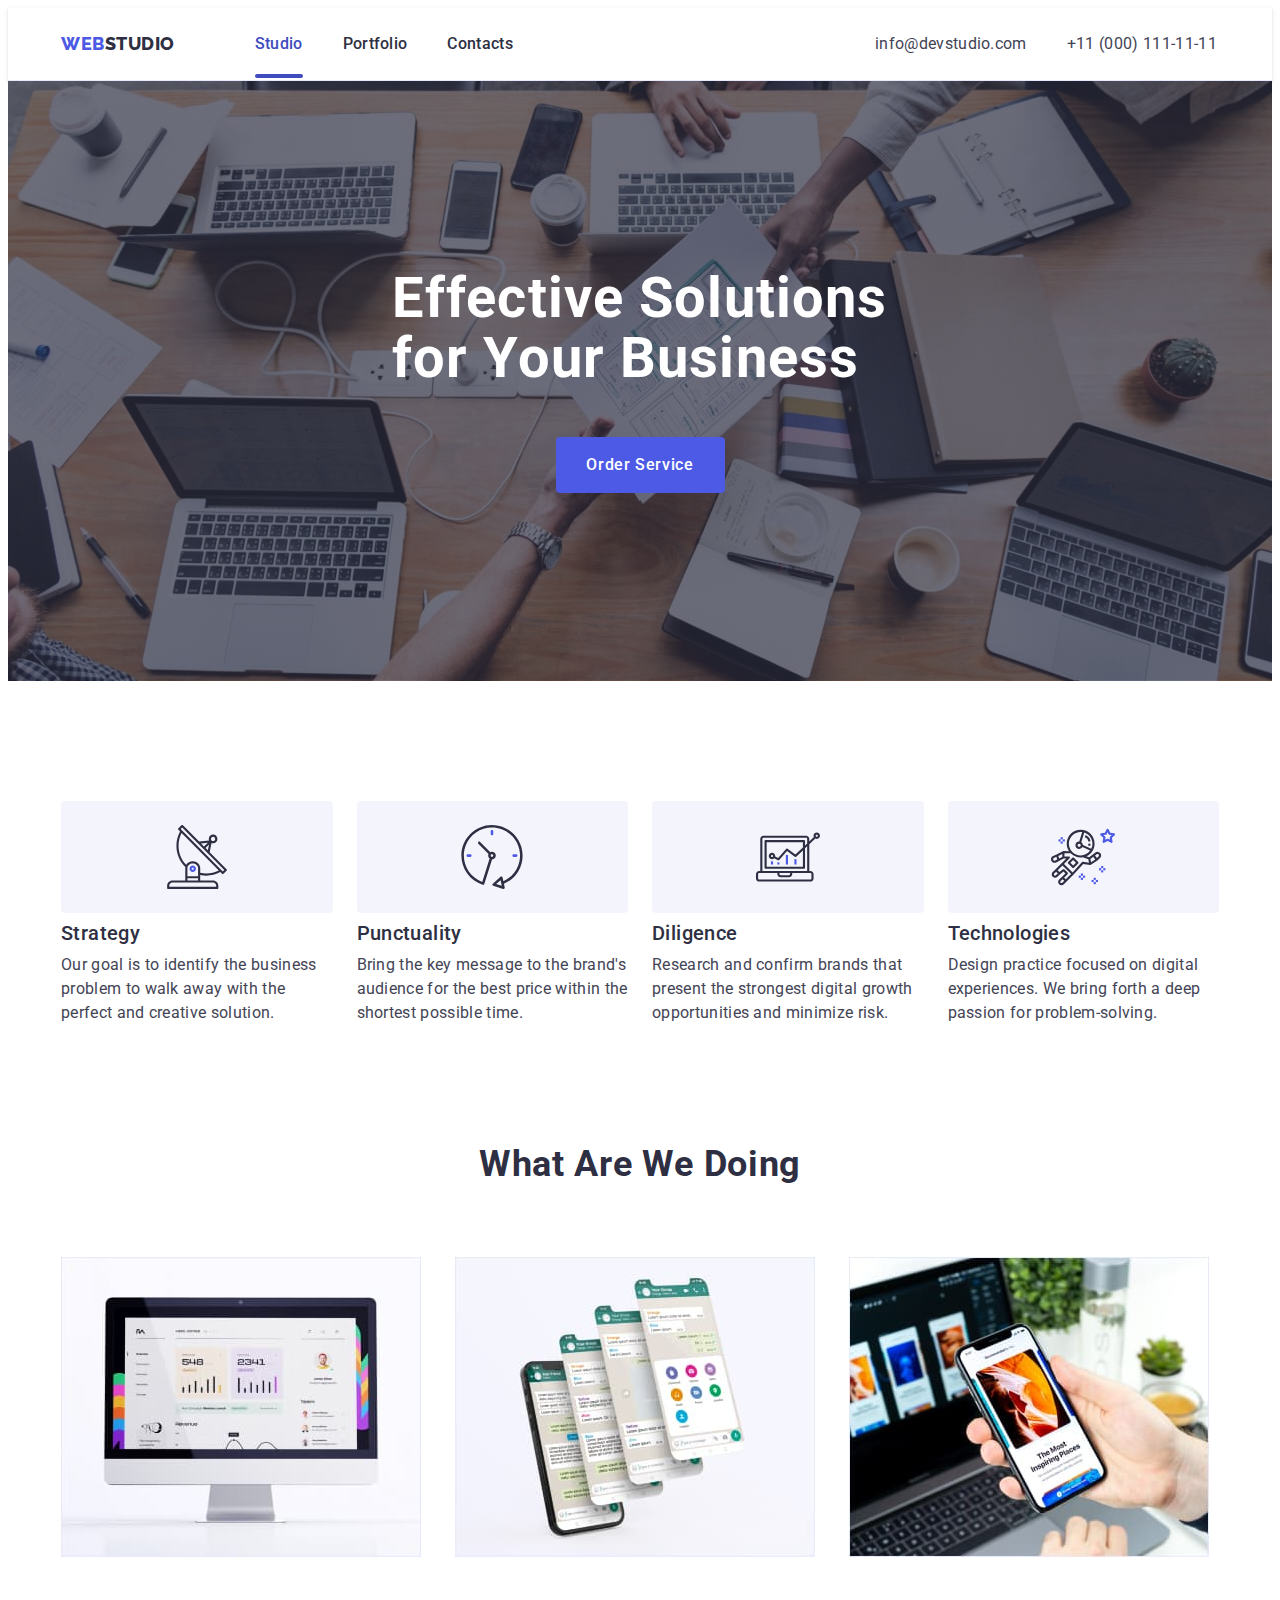
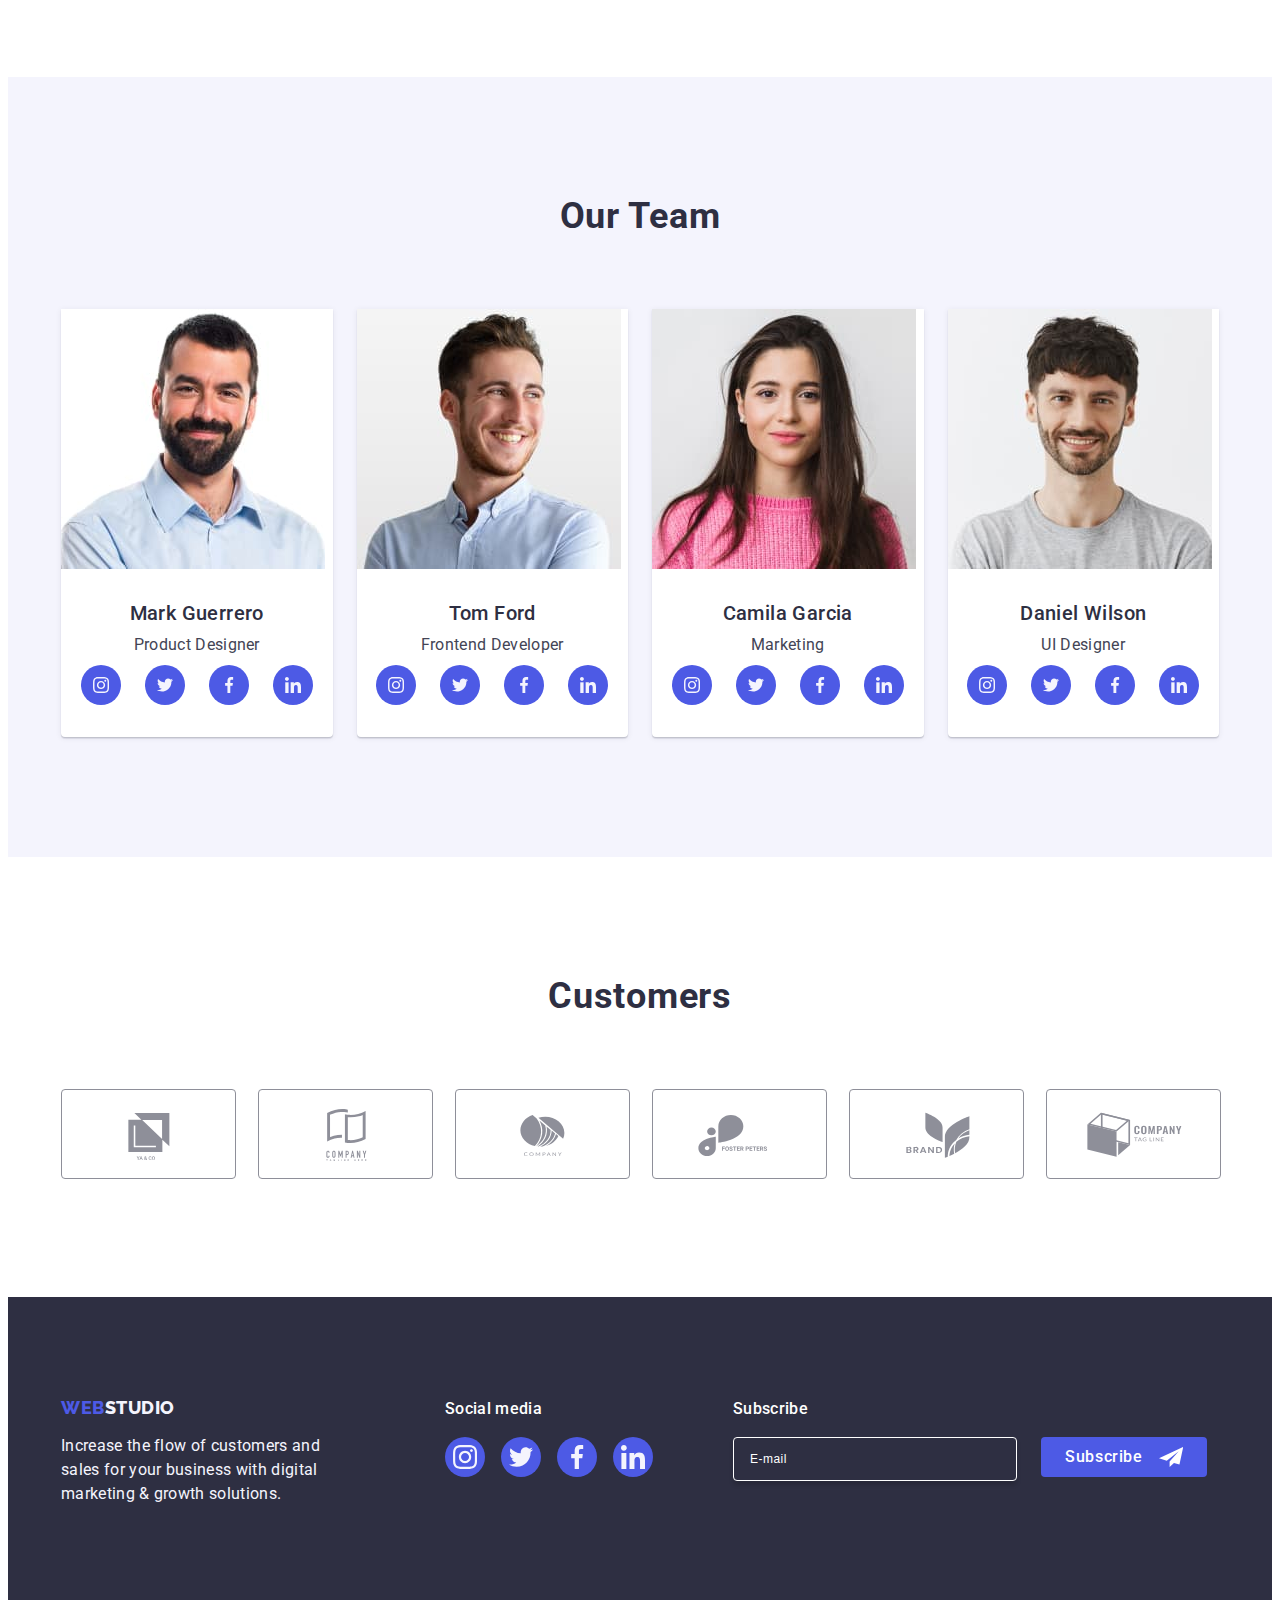
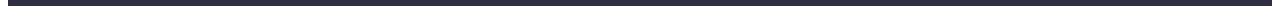
<file: index.html>
<!DOCTYPE html>

<html lang="en">
  <head>
    <meta charset="UTF-8" />
    <meta name="viewport" content="width=device-width, initial-scale=1.0" />
    <title>WebStudio - Main</title>
    <link rel="preconnect" href="https://fonts.googleapis.com" />
    <link rel="preconnect" href="https://fonts.gstatic.com" crossorigin />
    <link
      href="https://fonts.googleapis.com/css2?family=Raleway:wght@800&family=Roboto:wght@400;500;700;900&display=swap"
      rel="stylesheet"
    />
    <link
      rel="stylesheet"
      href="https://cdnjs.cloudflare.com/ajax/libs/modern-normalize/2.0.0/modern-normalize.min.css"
      integrity="sha512-4xo8blKMVCiXpTaLzQSLSw3KFOVPWhm/TRtuPVc4WG6kUgjH6J03IBuG7JZPkcWMxJ5huwaBpOpnwYElP/m6wg=="
      crossorigin="anonymous"
      referrerpolicy="no-referrer"
    />
    <link rel="stylesheet" href="./css/styles.css" />
  </head>
  <body>
    <!-- HEADER -->
    <header class="page-header">
      <div class="container page-header-container">
        <nav class="page-navigation">
          <a class="logo-header link" href="./index.html">
            Web<span class="logo-header-second">Studio</span>
          </a>
          <ul class="menu list">
            <li class="menu-item">
              <a class="menu-link-first current link" href="./index.html"
                >Studio</a
              >
            </li>
            <li class="menu-item">
              <a class="menu-link-second link" href="./portfolio.html"
                >Portfolio</a
              >
            </li>
            <li class="menu-item">
              <a class="menu-link-third link" href="#">Contacts</a>
            </li>
          </ul>
        </nav>
        <address class="page-contacts">
          <ul class="contacts list">
            <li class="contacts-item">
              <a class="contacts-link link" href="mailto:info@devstudio.com"
                >info@devstudio.com</a
              >
            </li>
            <li>
              <a class="contacts-link link" href="tel:+110001111111"
                >+11 (000) 111-11-11</a
              >
            </li>
          </ul>
        </address>
      </div>
    </header>
    <main class="page-main">
      <!-- HERO -->
      <section class="page-hero">
        <div class="page-hero-container">
          <h1 class="page-hero-header">
            Effective Solutions for Your Business
          </h1>
          <button data-modal-open class="page-hero-button" type="button">
            Order Service
          </button>
        </div>
      </section>
      <!-- BENEFITS -->
      <section class="page-benefits">
        <div class="container">
          <h2 class="visually-hidden">Our benefits</h2>
          <ul class="benefits list">
            <li class="benefit">
              <div class="icon-container">
                <svg
                  class="icon-benefits-section"
                  width="64"
                  height="64"
                  aria-label="icon-antenna"
                >
                  <use href="./images/icons.svg#icon-antenna"></use>
                </svg>
              </div>
              <h3 class="section-benefits-header">Strategy</h3>
              <p class="section-benefits-text">
                Our goal is to identify the business problem to walk away with
                the perfect and creative solution.
              </p>
            </li>
            <li class="benefit">
              <div class="icon-container">
                <svg
                  class="icon-benefits-section"
                  width="64"
                  height="64"
                  aria-label="icon-clock"
                >
                  <use href="./images/icons.svg#icon-clock"></use>
                </svg>
              </div>
              <h3 class="section-benefits-header">Punctuality</h3>
              <p class="section-benefits-text">
                Bring the key message to the brand's audience for the best price
                within the shortest possible time.
              </p>
            </li>
            <li class="benefit">
              <div class="icon-container">
                <svg
                  class="icon-benefits-section"
                  width="64"
                  height="64"
                  aria-label="icon-diagram"
                >
                  <use href="./images/icons.svg#icon-diagram"></use>
                </svg>
              </div>
              <h3 class="section-benefits-header">Diligence</h3>
              <p class="section-benefits-text">
                Research and confirm brands that present the strongest digital
                growth opportunities and minimize risk.
              </p>
            </li>
            <li class="benefit">
              <div class="icon-container">
                <svg
                  class="icon-benefits-section"
                  width="64"
                  height="64"
                  aria-label="icon-astronaut"
                >
                  <use href="./images/icons.svg#icon-astronaut"></use>
                </svg>
              </div>
              <h3 class="section-benefits-header">Technologies</h3>
              <p class="section-benefits-text">
                Design practice focused on digital experiences. We bring forth a
                deep passion for problem-solving.
              </p>
            </li>
          </ul>
        </div>
      </section>
      <!-- FEATURES -->
      <section class="page-features">
        <div class="container">
          <h2 class="section-header">What are we doing</h2>
          <ul class="features list">
            <li class="feature">
              <img
                src="./images/home/photos/img1.jpg"
                alt="Indicators"
                width="360"
                height="300"
              />
            </li>
            <li class="feature">
              <img
                src="./images/home/photos/img2.jpg"
                alt="Messenger"
                width="360"
                height="300"
              />
            </li>
            <li class="feature">
              <img
                src="./images/home/photos/img3.jpg"
                alt="Possibilities"
                width="360"
                height="300"
              />
            </li>
          </ul>
        </div>
      </section>
      <!-- TEAM -->
      <section class="page-team">
        <div class="container">
          <h2 class="section-header">Our Team</h2>
          <ul class="team list">
            <li class="teammate">
              <img
                src="./images/home/photos/MarkGuerrero.jpg"
                alt="Mark Guerrero"
                width="264"
                height="260"
              />
              <div class="teammate-data">
                <h3 class="section-team-header">Mark Guerrero</h3>
                <p class="section-team-text">Product Designer</p>
                <ul class="social-icon-team list">
                  <li class="social-teammate">
                    <a class="social" href="#">
                      <svg
                        class="social-icon-teammate"
                        width="16"
                        height="16"
                        aria-label="icon-instagram"
                      >
                        <use href="./images/icons.svg#icon-instagram"></use>
                      </svg>
                    </a>
                  </li>
                  <li class="social-teammate">
                    <a class="social" href="#">
                      <svg
                        class="social-icon-teammate"
                        width="16"
                        height="16"
                        aria-label="icon-twitter"
                      >
                        <use href="./images/icons.svg#icon-twitter"></use>
                      </svg>
                    </a>
                  </li>
                  <li class="social-teammate">
                    <a class="social" href="#">
                      <svg
                        class="social-icon-teammate"
                        width="16"
                        height="16"
                        aria-label="icon-facebook"
                      >
                        <use href="./images/icons.svg#icon-facebook"></use>
                      </svg>
                    </a>
                  </li>
                  <li class="social-teammate">
                    <a class="social" href="#">
                      <svg
                        class="social-icon-teammate"
                        width="16"
                        height="16"
                        aria-label="icon-linkedin"
                      >
                        <use href="./images/icons.svg#icon-linkedin"></use>
                      </svg>
                    </a>
                  </li>
                </ul>
              </div>
            </li>
            <li class="teammate">
              <img
                src="./images/home/photos/TomFord.jpg"
                alt="Tom Ford"
                width="264"
                height="260"
              />
              <div class="teammate-data">
                <h3 class="section-team-header">Tom Ford</h3>
                <p class="section-team-text">Frontend Developer</p>
                <ul class="social-icon-team list">
                  <li class="social-teammate">
                    <a class="social" href="#">
                      <svg
                        class="social-icon-teammate"
                        width="16"
                        height="16"
                        aria-label="icon-instagram"
                      >
                        <use href="./images/icons.svg#icon-instagram"></use>
                      </svg>
                    </a>
                  </li>
                  <li class="social-teammate">
                    <a class="social" href="#">
                      <svg
                        class="social-icon-teammate"
                        width="16"
                        height="16"
                        aria-label="icon-twitter"
                      >
                        <use href="./images/icons.svg#icon-twitter"></use>
                      </svg>
                    </a>
                  </li>
                  <li class="social-teammate">
                    <a class="social" href="#">
                      <svg
                        class="social-icon-teammate"
                        width="16"
                        height="16"
                        aria-label="icon-facebook"
                      >
                        <use href="./images/icons.svg#icon-facebook"></use>
                      </svg>
                    </a>
                  </li>
                  <li class="social-teammate">
                    <a class="social" href="#">
                      <svg
                        class="social-icon-teammate"
                        width="16"
                        height="16"
                        aria-label="icon-linkedin"
                      >
                        <use href="./images/icons.svg#icon-linkedin"></use>
                      </svg>
                    </a>
                  </li>
                </ul>
              </div>
            </li>
            <li class="teammate">
              <img
                src="./images/home/photos/CamilaGarcia.jpg"
                alt="Camila Garcia"
                width="264"
                height="260"
              />
              <div class="teammate-data">
                <h3 class="section-team-header">Camila Garcia</h3>
                <p class="section-team-text">Marketing</p>
                <ul class="social-icon-team list">
                  <li class="social-teammate">
                    <a class="social" href="#">
                      <svg
                        class="social-icon-teammate"
                        width="16"
                        height="16"
                        aria-label="icon-instagram"
                      >
                        <use href="./images/icons.svg#icon-instagram"></use>
                      </svg>
                    </a>
                  </li>
                  <li class="social-teammate">
                    <a class="social" href="#">
                      <svg
                        class="social-icon-teammate"
                        width="16"
                        height="16"
                        aria-label="icon-twitter"
                      >
                        <use href="./images/icons.svg#icon-twitter"></use>
                      </svg>
                    </a>
                  </li>
                  <li class="social-teammate">
                    <a class="social" href="#">
                      <svg
                        class="social-icon-teammate"
                        width="16"
                        height="16"
                        aria-label="icon-facebook"
                      >
                        <use href="./images/icons.svg#icon-facebook"></use>
                      </svg>
                    </a>
                  </li>
                  <li class="social-teammate">
                    <a class="social" href="#">
                      <svg
                        class="social-icon-teammate"
                        width="16"
                        height="16"
                        aria-label="icon-linkedin"
                      >
                        <use href="./images/icons.svg#icon-linkedin"></use>
                      </svg>
                    </a>
                  </li>
                </ul>
              </div>
            </li>
            <li class="teammate">
              <img
                src="./images/home/photos/DanielWilson.jpg"
                alt="Daniel Wilson"
                width="264"
                height="260"
              />
              <div class="teammate-data">
                <h3 class="section-team-header">Daniel Wilson</h3>
                <p class="section-team-text">UI Designer</p>
                <ul class="social-icon-team list">
                  <li class="social-teammate">
                    <a class="social" href="#">
                      <svg
                        class="social-icon-teammate"
                        width="16"
                        height="16"
                        aria-label="icon-instagram"
                      >
                        <use href="./images/icons.svg#icon-instagram"></use>
                      </svg>
                    </a>
                  </li>
                  <li class="social-teammate">
                    <a class="social" href="#">
                      <svg
                        class="social-icon-teammate"
                        width="16"
                        height="16"
                        aria-label="icon-twitter"
                      >
                        <use href="./images/icons.svg#icon-twitter"></use>
                      </svg>
                    </a>
                  </li>
                  <li class="social-teammate">
                    <a class="social" href="#">
                      <svg
                        class="social-icon-teammate"
                        width="16"
                        height="16"
                        aria-label="icon-facebook"
                      >
                        <use href="./images/icons.svg#icon-facebook"></use>
                      </svg>
                    </a>
                  </li>
                  <li class="social-teammate">
                    <a class="social" href="#">
                      <svg
                        class="social-icon-teammate"
                        width="16"
                        height="16"
                        aria-label="icon-linkedin"
                      >
                        <use href="./images/icons.svg#icon-linkedin"></use>
                      </svg>
                    </a>
                  </li>
                </ul>
              </div>
            </li>
          </ul>
        </div>
      </section>
      <!-- CUSTOMERS -->
      <section class="page-customers">
        <div class="container">
          <h2 class="section-header">Customers</h2>
          <ul class="customers-list list">
            <li class="customer">
              <a class="customer-icon" href="#">
                <svg
                  class="icon-customer"
                  width="104"
                  height="56"
                  aria-label="icon-logo1"
                >
                  <use href="./images/icons.svg#icon-logo1"></use>
                </svg>
              </a>
            </li>
            <li class="customer">
              <a class="customer-icon" href="#">
                <svg
                  class="icon-customer"
                  width="104"
                  height="56"
                  aria-label="icon-logo2"
                >
                  <use href="./images/icons.svg#icon-logo2"></use>
                </svg>
              </a>
            </li>
            <li class="customer">
              <a class="customer-icon" href="#">
                <svg
                  class="icon-customer"
                  width="104"
                  height="56"
                  aria-label="icon-logo3"
                >
                  <use href="./images/icons.svg#icon-logo3"></use>
                </svg>
              </a>
            </li>
            <li class="customer">
              <a class="customer-icon" href="#">
                <svg
                  class="icon-customer"
                  width="104"
                  height="56"
                  aria-label="icon-logo4"
                >
                  <use href="./images/icons.svg#icon-logo4"></use>
                </svg>
              </a>
            </li>
            <li class="customer">
              <a class="customer-icon" href="#">
                <svg
                  class="icon-customer"
                  width="104"
                  height="56"
                  aria-label="icon-logo5"
                >
                  <use href="./images/icons.svg#icon-logo5"></use>
                </svg>
              </a>
            </li>
            <li class="customer">
              <a class="customer-icon" href="#">
                <svg
                  class="icon-customer"
                  width="104"
                  height="56"
                  aria-label="icon-logo6"
                >
                  <use href="./images/icons.svg#icon-logo6"></use>
                </svg>
              </a>
            </li>
          </ul>
        </div>
      </section>
    </main>
    <!-- FOOTER -->
    <footer class="page-footer">
      <div class="footer container">
        <div class="footer-first">
          <a class="logo-footer link" href="./index.html">
            Web<span class="logo-footer-second">Studio</span>
          </a>
          <p class="text-footer">
            Increase the flow of customers and sales for your business with
            digital marketing & growth solutions.
          </p>
        </div>
        <div class="footer-second">
          <p class="footer-title">Social media</p>
          <ul class="social-icon-footer list">
            <li class="social-footer-item">
              <a class="social-footer" href="#">
                <svg
                  class="social-icon-footer"
                  width="24"
                  height="24"
                  aria-label="icon-instagram"
                >
                  <use href="./images/icons.svg#icon-instagram"></use>
                </svg>
              </a>
            </li>
            <li class="social-footer-item">
              <a class="social-footer" href="#">
                <svg
                  class="social-icon-footer"
                  width="24"
                  height="24"
                  aria-label="icon-twitter"
                >
                  <use href="./images/icons.svg#icon-twitter"></use>
                </svg>
              </a>
            </li>
            <li class="social-footer-item">
              <a class="social-footer" href="#">
                <svg
                  class="social-icon-footer"
                  width="24"
                  height="24"
                  aria-label="icon-facebook"
                >
                  <use href="./images/icons.svg#icon-facebook"></use>
                </svg>
              </a>
            </li>
            <li class="social-footer-item">
              <a class="social-footer" href="#">
                <svg
                  class="social-icon-footer"
                  width="24"
                  height="24"
                  aria-label="icon-linkedin"
                >
                  <use href="./images/icons.svg#icon-linkedin"></use>
                </svg>
              </a>
            </li>
          </ul>
        </div>
        <div class="footer-third">
          <p class="footer-form-title footer-title">Subscribe</p>
          <form class="footer-form">
            <label class="footer-title">
              <input
                class="email-input-footer"
                type="email"
                name="email-footer"
                placeholder="E-mail"
                required
              />
            </label>
            <button class="submit-btn-footer" type="submit">
              Subscribe
              <svg
                class="icon-send"
                width="24"
                height="24"
                aria-label="icon-send"
              >
                <use href="./images/icons.svg#icon-send"></use>
              </svg>
            </button>
          </form>
        </div>
      </div>
    </footer>

    <div class="modal-section is-hidden" data-modal>
      <div class="modal">
        <button data-modal-close class="close-modal" type="button">
          <svg
            class="close-modal-icon"
            width="8"
            height="8"
            aria-label="icon-close-black"
          >
            <use href="./images/icons.svg#icon-close-black"></use>
          </svg>
        </button>
        <p class="modal-form-title">
          Leave your contacts and we will call you back
        </p>
        <form class="modal-form">
          <div class="modal-inputs">
            <label for="user-name" class="modal-input">Name</label>
            <div class="input-container">
              <input
                type="text"
                id="user-name"
                name="user-name"
                pattern="[a-zA-Z]+"
                class="modal-input-field"
                required
              />
              <svg
                class="modal-icon"
                width="18"
                height="24"
                aria-label="icon-person"
              >
                <use href="./images/icons.svg#icon-person"></use>
              </svg>
            </div>
          </div>
          <div class="modal-inputs">
            <label for="user-phone" class="modal-input">Phone</label>
            <div class="input-container">
              <input
                type="tel"
                id="user-phone"
                name="user-phone"
                pattern="[0-9]{3}-[0-9]{3}-[0-9]{2}-[0-9]{2}"
                title="xxx-xxx-xx-xx"
                class="modal-input-field"
                required
              />
              <svg
                class="modal-icon"
                width="18"
                height="24"
                aria-label="icon-phone"
              >
                <use href="./images/icons.svg#icon-phone"></use>
              </svg>
            </div>
          </div>
          <div class="modal-inputs">
            <label for="user-email" class="modal-input">Email</label>
            <div class="input-container">
              <input
                type="email"
                id="user-email"
                name="user-email"
                class="modal-input-field"
                required
              />
              <svg
                class="modal-icon"
                width="18"
                height="24"
                aria-label="icon-email"
              >
                <use href="./images/icons.svg#icon-email"></use>
              </svg>
            </div>
          </div>
          <div class="modal-textarea">
            <label for="user-comment" class="modal-input">Comment</label>
            <textarea
              id="user-comment"
              name="user-comment"
              placeholder="Text input"
              class="modal-textarea-input"
              required
            ></textarea>
          </div>
          <div class="form-checkbox">
            <input
              id="user-privacy"
              type="checkbox"
              value="true"
              name="user-privacy"
              class="checkbox-input visually-hidden"
              required
            />
            <label class="checbox-text" for="user-privacy">
              <span class="checbox-box">
                <svg
                  class="checkbox-icon"
                  width="10"
                  height="8"
                  aria-label="icon-checkbox"
                >
                  <use href="./images/icons.svg#icon-checkbox"></use>
                </svg>
              </span>
              I accept the terms and conditions of the
              <a class="checkbox-link" href="#">Privacy Policy</a>
            </label>
          </div>
          <button class="form-button" type="submit">Send</button>
        </form>
      </div>
    </div>

    <script src="./js/modal.js"></script>
  </body>
</html>
</file>
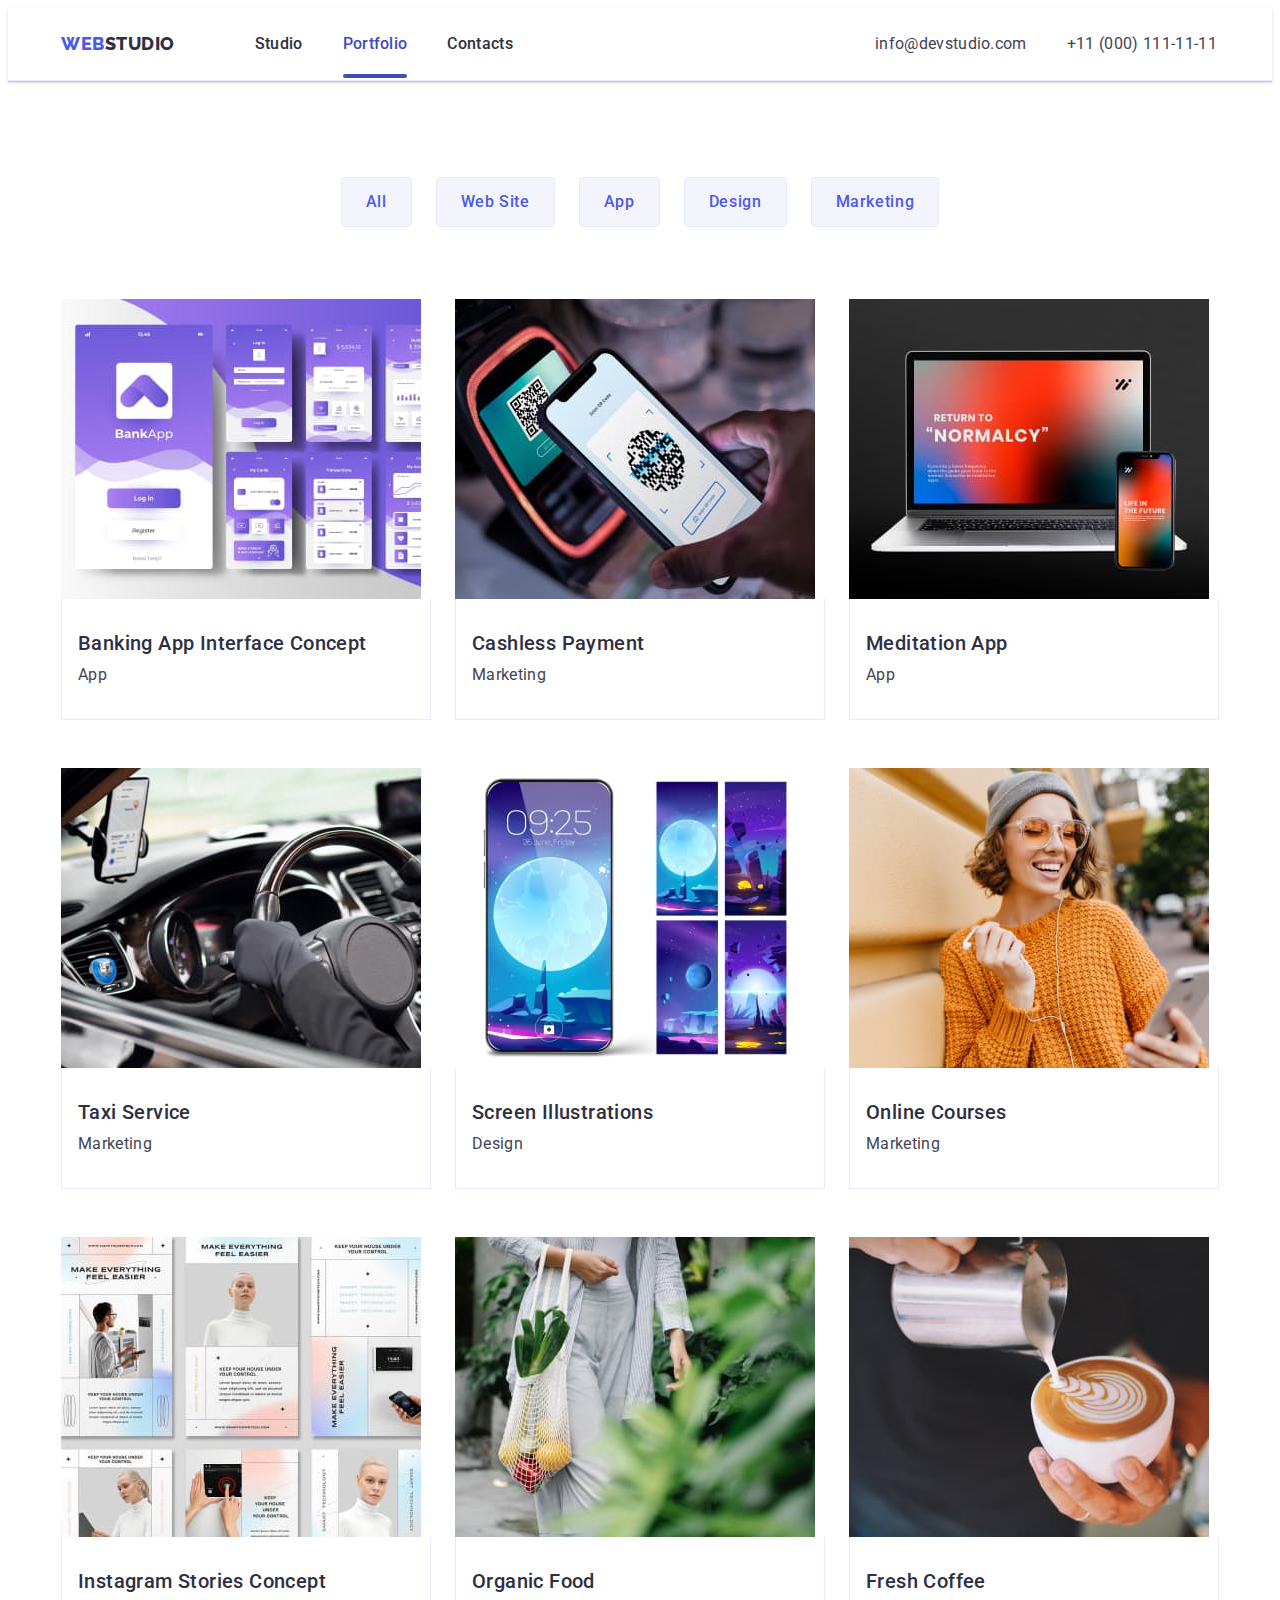
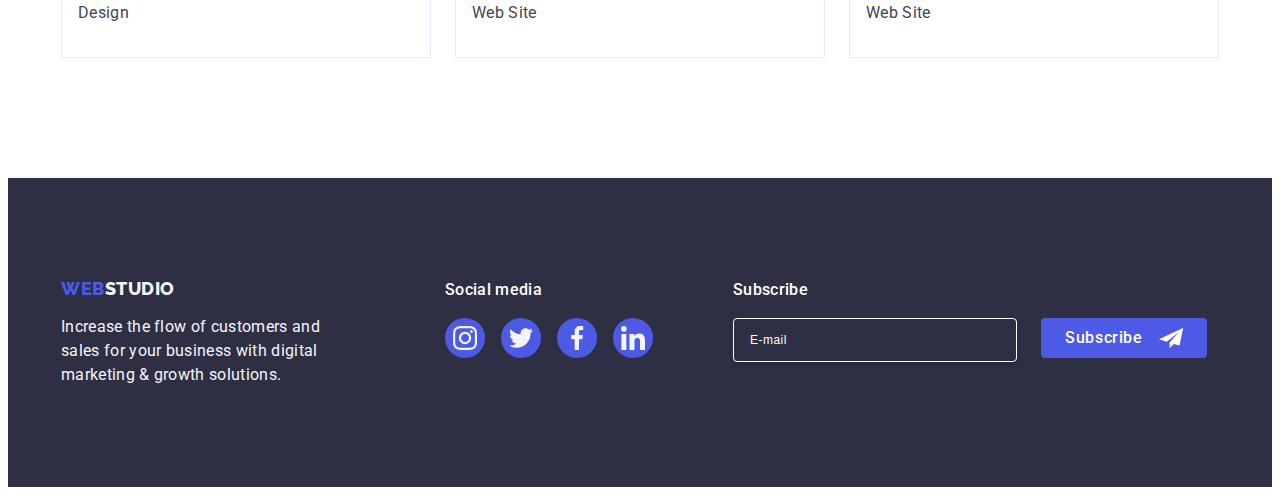
<file: portfolio.html>
<!DOCTYPE html>

<html lang="en">
  <head>
    <meta charset="UTF-8" />
    <meta name="viewport" content="width=device-width, initial-scale=1.0" />
    <title>WebStudio - Portfolio</title>
    <link rel="preconnect" href="https://fonts.googleapis.com" />
    <link rel="preconnect" href="https://fonts.gstatic.com" crossorigin />
    <link
      href="https://fonts.googleapis.com/css2?family=Raleway:wght@800&family=Roboto:wght@400;500;700;900&display=swap"
      rel="stylesheet"
    />
    <link
      rel="stylesheet"
      href="https://cdnjs.cloudflare.com/ajax/libs/modern-normalize/2.0.0/modern-normalize.min.css"
      integrity="sha512-4xo8blKMVCiXpTaLzQSLSw3KFOVPWhm/TRtuPVc4WG6kUgjH6J03IBuG7JZPkcWMxJ5huwaBpOpnwYElP/m6wg=="
      crossorigin="anonymous"
      referrerpolicy="no-referrer"
    />
    <link rel="stylesheet" href="./css/styles.css" />
  </head>
  <body>
    <!-- HEADER -->
    <header class="page-header">
      <div class="container page-header-container">
        <nav class="page-navigation">
          <a class="logo-header link" href="./index.html">
            Web<span class="logo-header-second">Studio</span>
          </a>
          <ul class="menu list">
            <li class="menu-item">
              <a class="menu-link-first link" href="./index.html">Studio</a>
            </li>
            <li class="menu-item">
              <a class="menu-link-second current link" href="./portfolio.html"
                >Portfolio</a
              >
            </li>
            <li class="menu-item">
              <a class="menu-link-third link" href="">Contacts</a>
            </li>
          </ul>
        </nav>
        <address class="page-contacts">
          <ul class="contacts list">
            <li class="contacts-item">
              <a class="contacts-link link" href="mailto:info@devstudio.com"
                >info@devstudio.com</a
              >
            </li>
            <li>
              <a class="contacts-link link" href="tel:+110001111111"
                >+11 (000) 111-11-11</a
              >
            </li>
          </ul>
        </address>
      </div>
    </header>
    <!-- Portfolio -->
    <main class="page-portfolio">
      <section class="page-portfolio-section">
        <div class="container">
          <h1 class="visually-hidden">Portfolio</h1>
          <!-- Filters -->
          <ul class="portfolio-buttons list">
            <li>
              <button class="portfolio-button" type="button">All</button>
            </li>
            <li>
              <button class="portfolio-button" type="button">Web Site</button>
            </li>
            <li><button class="portfolio-button" type="button">App</button></li>
            <li>
              <button class="portfolio-button" type="button">Design</button>
            </li>
            <li>
              <button class="portfolio-button" type="button">Marketing</button>
            </li>
          </ul>
          <!-- Portfolio works-->
          <ul class="portfolios list">
            <li class="portfolio-card">
              <a class="portfolio link" href="">
                <div class="img-container">
                  <img
                    src="./images/portfolio/photos/BankingAppInterfaceConcept.jpg"
                    alt="Banking App Interface Concept"
                    width="360"
                    height="300"
                  />
                  <p class="text-container">
                    14 Stylish and User-Friendly App Design Concepts · Task
                    Manager App · Calorie Tracker App · Exotic Fruit Ecommerce
                    App · Cloud Storage App
                  </p>
                </div>

                <div class="app">
                  <h2 class="section-portfolio-header">
                    Banking App Interface Concept
                  </h2>
                  <p class="section-portfolio-text">App</p>
                </div>
              </a>
            </li>
            <li class="portfolio-card">
              <a class="portfolio link" href="">
                <div class="img-container">
                  <img
                    src="./images/portfolio/photos/CashlessPayment.jpg"
                    alt="Cashless Payment"
                    width="360"
                    height="300"
                  />
                  <p class="text-container">
                    14 Stylish and User-Friendly App Design Concepts · Task
                    Manager App · Calorie Tracker App · Exotic Fruit Ecommerce
                    App · Cloud Storage App
                  </p>
                </div>
                <div class="app">
                  <h2 class="section-portfolio-header">Cashless Payment</h2>
                  <p class="section-portfolio-text">Marketing</p>
                </div>
              </a>
            </li>
            <li class="portfolio-card">
              <a class="portfolio link" href="">
                <div class="img-container">
                  <img
                    src="./images/portfolio/photos/MeditationApp.jpg"
                    alt="Meditation App"
                    width="360"
                    height="300"
                  />
                  <p class="text-container">
                    14 Stylish and User-Friendly App Design Concepts · Task
                    Manager App · Calorie Tracker App · Exotic Fruit Ecommerce
                    App · Cloud Storage App
                  </p>
                </div>
                <div class="app">
                  <h2 class="section-portfolio-header">Meditation App</h2>
                  <p class="section-portfolio-text">App</p>
                </div>
              </a>
            </li>
            <li class="portfolio-card">
              <a class="portfolio link" href="">
                <div class="img-container">
                  <img
                    src="./images/portfolio/photos/TaxiService.jpg"
                    alt="Taxi Service"
                    width="360"
                    height="300"
                  />
                  <p class="text-container">
                    14 Stylish and User-Friendly App Design Concepts · Task
                    Manager App · Calorie Tracker App · Exotic Fruit Ecommerce
                    App · Cloud Storage App
                  </p>
                </div>
                <div class="app">
                  <h2 class="section-portfolio-header">Taxi Service</h2>
                  <p class="section-portfolio-text">Marketing</p>
                </div>
              </a>
            </li>
            <li class="portfolio-card">
              <a class="portfolio link" href="">
                <div class="img-container">
                  <img
                    src="./images/portfolio/photos/ScreenIllustrations.jpg"
                    alt="Screen Illustrations"
                    width="360"
                    height="300"
                  />
                  <p class="text-container">
                    14 Stylish and User-Friendly App Design Concepts · Task
                    Manager App · Calorie Tracker App · Exotic Fruit Ecommerce
                    App · Cloud Storage App
                  </p>
                </div>
                <div class="app">
                  <h2 class="section-portfolio-header">Screen Illustrations</h2>
                  <p class="section-portfolio-text">Design</p>
                </div>
              </a>
            </li>
            <li class="portfolio-card">
              <a class="portfolio link" href="">
                <div class="img-container">
                  <img
                    src="./images/portfolio/photos/OnlineCourses.jpg"
                    alt="Online Courses"
                    width="360"
                    height="300"
                  />
                  <p class="text-container">
                    14 Stylish and User-Friendly App Design Concepts · Task
                    Manager App · Calorie Tracker App · Exotic Fruit Ecommerce
                    App · Cloud Storage App
                  </p>
                </div>
                <div class="app">
                  <h2 class="section-portfolio-header">Online Courses</h2>
                  <p class="section-portfolio-text">Marketing</p>
                </div>
              </a>
            </li>
            <li class="portfolio-card">
              <a class="portfolio link" href="">
                <div class="img-container">
                  <img
                    src="./images/portfolio/photos/InstagramStoriesConcept.jpg"
                    alt="Instagram Stories Concept"
                    width="360"
                    height="300"
                  />
                  <p class="text-container">
                    14 Stylish and User-Friendly App Design Concepts · Task
                    Manager App · Calorie Tracker App · Exotic Fruit Ecommerce
                    App · Cloud Storage App
                  </p>
                </div>
                <div class="app">
                  <h2 class="section-portfolio-header">
                    Instagram Stories Concept
                  </h2>
                  <p class="section-portfolio-text">Design</p>
                </div>
              </a>
            </li>
            <li class="portfolio-card">
              <a class="portfolio link" href="">
                <div class="img-container">
                  <img
                    src="./images/portfolio/photos/OrganicFood.jpg"
                    alt="Organic Food"
                    width="360"
                    height="300"
                  />
                  <p class="text-container">
                    14 Stylish and User-Friendly App Design Concepts · Task
                    Manager App · Calorie Tracker App · Exotic Fruit Ecommerce
                    App · Cloud Storage App
                  </p>
                </div>
                <div class="app">
                  <h2 class="section-portfolio-header">Organic Food</h2>
                  <p class="section-portfolio-text">Web Site</p>
                </div>
              </a>
            </li>
            <li class="portfolio-card">
              <a class="portfolio link" href="">
                <div class="img-container">
                  <img
                    src="./images/portfolio/photos/FreshCoffee.jpg"
                    alt="Fresh Coffee"
                    width="360"
                    height="300"
                  />
                  <p class="text-container">
                    14 Stylish and User-Friendly App Design Concepts · Task
                    Manager App · Calorie Tracker App · Exotic Fruit Ecommerce
                    App · Cloud Storage App
                  </p>
                </div>
                <div class="app">
                  <h2 class="section-portfolio-header">Fresh Coffee</h2>
                  <p class="section-portfolio-text">Web Site</p>
                </div>
              </a>
            </li>
          </ul>
        </div>
      </section>
    </main>
    <!-- FOOTER -->
    <footer class="page-footer">
      <div class="footer container">
        <div class="footer-first">
          <a class="logo-footer link" href="./index.html">
            Web<span class="logo-footer-second">Studio</span>
          </a>
          <p class="text-footer">
            Increase the flow of customers and sales for your business with
            digital marketing & growth solutions.
          </p>
        </div>
        <div class="footer-second">
          <p class="footer-title">Social media</p>
          <ul class="social-icon-footer list">
            <li class="social-footer-item">
              <a class="social-footer" href="#">
                <svg
                  class="social-icon-footer"
                  width="24"
                  height="24"
                  aria-label="icon-instagram"
                >
                  <use href="./images/icons.svg#icon-instagram"></use>
                </svg>
              </a>
            </li>
            <li class="social-footer-item">
              <a class="social-footer" href="#">
                <svg
                  class="social-icon-footer"
                  width="24"
                  height="24"
                  aria-label="icon-twitter"
                >
                  <use href="./images/icons.svg#icon-twitter"></use>
                </svg>
              </a>
            </li>
            <li class="social-footer-item">
              <a class="social-footer" href="#">
                <svg
                  class="social-icon-footer"
                  width="24"
                  height="24"
                  aria-label="icon-facebook"
                >
                  <use href="./images/icons.svg#icon-facebook"></use>
                </svg>
              </a>
            </li>
            <li class="social-footer-item">
              <a class="social-footer" href="#">
                <svg
                  class="social-icon-footer"
                  width="24"
                  height="24"
                  aria-label="icon-linkedin"
                >
                  <use href="./images/icons.svg#icon-linkedin"></use>
                </svg>
              </a>
            </li>
          </ul>
        </div>
        <div class="footer-third">
          <p class="footer-form-title footer-title">Subscribe</p>
          <form class="footer-form">
            <label class="footer-title">
              <input
                class="email-input-footer"
                type="email"
                name="email-footer"
                placeholder="E-mail"
                required
              />
            </label>
            <button class="submit-btn-footer" type="submit">
              Subscribe
              <svg
                class="icon-send"
                width="24"
                height="24"
                aria-label="icon-send"
              >
                <use href="./images/icons.svg#icon-send"></use>
              </svg>
            </button>
          </form>
        </div>
      </div>
    </footer>
  </body>
</html>
</file>
<file: css/styles.css>
/* ============= VARIABLES ============= */

:root {
  --main-color: #434455;
  --secondary-color: #2e2f42;
  --secondary-white: #f4f4fd;
  --blue: #4d5ae5;
  --white: #ffffff;
  --secondary-blue: #404bbf;
  --third-white: #e7e9fc;
}

/* ============= /VARIABLES ============= */

/* ============= COMMON STYLES ============= */
h1,
h2,
h3,
h4,
h5,
h6,
p {
  margin-top: 0;
  margin-bottom: 0;
}

ul,
ol {
  padding-left: 0;
  margin-top: 0;
  margin-bottom: 0;
}

img {
  display: block;
}

.list {
  list-style-type: none;
}

.link {
  text-decoration: none;
}

button {
  cursor: pointer;
}

body {
  font-family: "Roboto", sans-serif;
  color: var(--main-color);
  background-color: var(--white);
}

.container {
  width: 1158px;
  margin-left: auto;
  margin-right: auto;
  padding-left: 15px;
  padding-right: 15px;
}

.visually-hidden {
  position: absolute;
  width: 1px;
  height: 1px;
  margin: -1px;
  border: 0;
  padding: 0;
  white-space: nowrap;
  clip-path: inset(100%);
  clip: rect(0 0 0 0);
  overflow: hidden;
}

/* ============= /COMMON STYLES ============= */

/* ============= PAGE HEADER ============= */
.page-header {
  border-bottom: 1px solid #e7e9fc;
  box-shadow: 0px 1px 6px 0px rgba(46, 47, 66, 0.08),
    0px 1px 1px 0px rgba(46, 47, 66, 0.16),
    0px 2px 1px 0px rgba(46, 47, 66, 0.08);
}

.page-header-container {
  display: flex;
  justify-content: space-between;
}

.page-navigation {
  /* -container- */
  display: flex;
  align-items: center;
  width: 100%;
  max-width: 452px;
  justify-content: space-between;
}

.logo-header {
  margin-right: 76px;

  /* -typography- */
  font-family: "Raleway", sans-serif;
  font-size: 18px;
  font-weight: 800;
  line-height: 1.17;
  letter-spacing: 0.03em;
  text-transform: uppercase;
  color: var(--blue);
}

.logo-header-second {
  color: var(--secondary-color);
}

.menu {
  display: flex;
  gap: 40px;
}

.menu-link-first:hover,
.menu-link-first:focus,
.menu-link-second:hover,
.menu-link-second:focus,
.menu-link-third:hover,
.menu-link-third:focus,
.contacts-link:hover,
.contacts-link:focus {
  color: var(--secondary-blue);
}

.menu-link-first {
  /* -size- */
  padding-top: 24px;
  padding-bottom: 24px;

  /* -typography- */
  font-size: 16px;
  font-weight: 500;
  line-height: 1.5;
  letter-spacing: 0.02em;
  color: var(--secondary-color);
}

.menu-link-second {
  /* -size- */
  padding-top: 24px;
  padding-bottom: 24px;

  /* -typography- */
  font-size: 16px;
  font-weight: 500;
  line-height: 1.5;
  letter-spacing: 0.02em;
  color: var(--secondary-color);
}

.current {
  position: relative;
  color: var(--secondary-blue);
  transition: color 250ms cubic-bezier(0.4, 0, 0.2, 1);
}

.menu-link-first.current::after {
  content: "";

  /* -position- */
  position: absolute;
  left: 0;
  bottom: -1px;

  /* -size- */
  width: 100%;
  height: 4px;

  /* -color- */
  background-color: var(--secondary-blue);

  /* -displaing- */
  border-radius: 2px;
}

.menu-link-second.current::after {
  content: "";

  /* -position- */
  position: absolute;
  left: 0;
  bottom: -1px;

  /* -size- */
  width: 100%;
  height: 4px;

  /* -color- */
  background-color: var(--secondary-blue);

  /* -displaing- */
  border-radius: 2px;
}

.menu-link-third {
  /* -size- */
  padding-top: 24px;
  padding-bottom: 24px;

  /* -typography- */
  font-size: 16px;
  font-weight: 500;
  line-height: 1.5;
  letter-spacing: 0.02em;
  color: var(--secondary-color);
}

.contacts {
  display: flex;
  gap: 40px;
}

.page-contacts {
  /* -size- */
  padding-top: 24px;
  padding-bottom: 24px;

  /* -typography- */
  font-style: normal;

  /* -container- */
  width: 100%;
  max-width: 344px;
  justify-content: space-between;
}

.contacts-link {
  /* -typography- */
  font-size: 16px;
  font-weight: 400;
  line-height: 1.5;
  letter-spacing: 0.02em;

  /* -text color- */
  color: var(--main-color);

  /* -bridge- */
  transition: color 250ms cubic-bezier(0.4, 0, 0.2, 1);
}

/* ============= /PAGE HEADER ============= */

/* ============= STUDIO PAGE ============= */
.page-hero {
  margin: 0 auto;
  max-width: 1440px;

  /* -background- */
  background-color: var(--secondary-color);
  background-image: linear-gradient(
      rgba(46, 47, 66, 0.7),
      rgba(46, 47, 66, 0.7)
    ),
    url(../images/home/photos/hero-image.jpg);
  background-size: cover;
  background-repeat: no-repeat;
  background-position: center;
}

.page-hero-container {
  /* -container- */
  display: flex;
  flex-direction: column;
  gap: 48px;
  align-items: center;
  justify-content: space-between;

  padding-top: 188px;
  padding-bottom: 188px;
}

.page-hero-header {
  max-width: 496px;

  font-size: 56px;
  font-weight: 700;
  line-height: 1.07;
  letter-spacing: 0.02em;
  color: var(--white);
}

.page-hero-button {
  display: block;
  min-width: 169px;
  padding-top: 16px;
  padding-bottom: 16px;
  padding-left: 24px;
  padding-right: 24px;
  flex-shrink: 0;
  border: none;
  border-radius: 4px;
  font-family: "Roboto", sans-serif;
  font-size: 16px;
  font-style: normal;
  font-weight: 500;
  line-height: 1.5;
  letter-spacing: 0.04em;
  color: var(--white);
  background-color: var(--blue);
  transition: background-color 250ms cubic-bezier(0.4, 0, 0.2, 1);
}

.page-hero-button:hover,
.page-hero-button:focus {
  background-color: var(--secondary-blue);
}

.page-benefits {
  padding-top: 120px;
  padding-bottom: 120px;
}

.benefits {
  display: flex;
  justify-content: space-between;
  gap: 24px;
}

.benefit {
  flex-basis: calc((100% - 3 * 24px) / 4);
}

.icon-container {
  display: flex;
  align-items: center;
  justify-content: center;
  height: 112px;
  background-color: var(--secondary-white);
  border-radius: 4px;
  margin-bottom: 8px;
}

.section-header {
  margin-bottom: 72px;
  font-size: 36px;
  font-weight: 700;
  line-height: 1.11;
  letter-spacing: 0.02em;
  text-align: center;
  text-transform: capitalize;
  color: var(--secondary-color);
}

.section-benefits-header {
  margin-bottom: 8px;
  font-size: 20px;
  font-weight: 500;
  line-height: 1.2;
  letter-spacing: 0.02em;
  color: var(--secondary-color);
}

.section-benefits-text {
  font-size: 16px;
  font-weight: 400;
  line-height: 1.5;
  letter-spacing: 0.02em;
  color: var(--main-color);
}

.teammate {
  box-shadow: 0px 1px 6px rgba(46, 47, 66, 0.08),
    0px 1px 1px rgba(46, 47, 66, 0.16), 0px 2px 1px rgba(46, 47, 66, 0.08);
}

.section-team-header {
  margin-bottom: 8px;
  text-align: center;
  font-size: 20px;
  font-weight: 500;
  line-height: 1.2;
  letter-spacing: 0.02em;
  color: var(--secondary-color);
}

.social-icon-team {
  display: flex;
  justify-content: center;
  gap: 24px;
  margin-top: 8px;
}

.social-teammate {
  width: 40px;
  height: 40px;
}

.social {
  display: flex;
  align-items: center;
  justify-content: center;
  width: 100%;
  height: 100%;
  background-color: var(--blue);
  border-radius: 50%;
  color: var(--secondary-white);
  transition: background-color 250ms cubic-bezier(0.4, 0, 0.2, 1);
}

.social:hover,
.social:focus {
  background-color: var(--secondary-blue);
}

.social-icon-teammate {
  fill: currentColor;
}

.section-team-text {
  text-align: center;
  font-size: 16px;
  font-weight: 400;
  line-height: 1.5;
  letter-spacing: 0.02em;
  color: var(--main-color);
}

.page-features {
  padding-bottom: 120px;
}

.features {
  display: flex;
  gap: 24px;
}

.feature {
  flex-basis: calc((100% - 2 * 24px) / 3);
}

.page-team {
  padding-top: 120px;
  padding-bottom: 120px;
  background-color: var(--secondary-white);
}

.team {
  display: flex;
  gap: 24px;
}

.teammate {
  border-top-left-radius: 0px;
  border-top-right-radius: 0px;
  border-bottom-right-radius: 4px;
  border-bottom-left-radius: 4px;
  flex-basis: calc((100% - 3 * 24px) / 4);
  background-color: var(--white);
}

.teammate-data {
  padding-top: 32px;
  padding-bottom: 32px;
}

.page-customers {
  padding-top: 120px;
  padding-bottom: 120px;
}

.customers-list {
  display: flex;
  gap: 24px;
}

.customer {
  width: calc((100% - 120px) / 6);
  height: 88px;
}

.customer-icon {
  display: flex;
  align-items: center;
  justify-content: center;
  width: 100%;
  height: 100%;
  border: 1px solid #8e8f99;
  border-radius: 4px;
  color: #8e8f99;
  transition: border-color 250ms cubic-bezier(0.4, 0, 0.2, 1),
    color 250ms cubic-bezier(0.4, 0, 0.2, 1);
}

.customer-icon:hover,
.customer-icon:focus {
  border-color: var(--secondary-blue);
  color: var(--secondary-blue);
}

.icon-customer {
  fill: currentColor;
}

/* ============= /STUDIO PAGE ============= */

/* ============= PORTFOLIO PAGE ============= */
.page-portfolio-section {
  padding-top: 96px;
  padding-bottom: 120px;
}

.portfolio-buttons {
  display: flex;
  justify-content: center;
  gap: 24px;
  margin-bottom: 72px;
}

.portfolio-button {
  padding-top: 12px;
  padding-bottom: 12px;
  padding-left: 24px;
  padding-right: 24px;
  border-radius: 4px;
  border: 1px solid var(--third-white);
  font-family: "Roboto", sans-serif;
  font-size: 16px;
  font-weight: 500;
  line-height: 1.5;
  letter-spacing: 0.04em;
  color: var(--blue);
  background-color: var(--secondary-white);
  transition: color 250ms cubic-bezier(0.4, 0, 0.2, 1),
    background-color 250ms cubic-bezier(0.4, 0, 0.2, 1),
    border-color 250ms cubic-bezier(0.4, 0, 0.2, 1),
    box-shadow 250ms cubic-bezier(0.4, 0, 0.2, 1);
}

.portfolio-button:hover,
.portfolio-button:focus {
  background-color: var(--secondary-blue);
  color: var(--white);
  border: 1px solid transparent;
  box-shadow: 0px 3px 1px rgba(0, 0, 0, 0.1), 0px 2px 1px rgba(0, 0, 0, 0.08),
    0px 2px 2px rgba(0, 0, 0, 0.12);
  outline: none;
}

.portfolios {
  display: flex;
  flex-wrap: wrap;
  column-gap: 24px;
  row-gap: 48px;
}

.portfolio-card {
  width: calc((100% - 48px) / 3);
}

.portfolio {
  display: block;
  transition: box-shadow 250ms cubic-bezier(0.4, 0, 0.2, 1);
}

.portfolio:hover,
.portfolio:focus {
  box-shadow: 0px 1px 6px rgba(46, 47, 66, 0.08),
    0px 1px 1px rgba(46, 47, 66, 0.16), 0px 2px 1px rgba(46, 47, 66, 0.08);
  outline: none;
}

.portfolio:hover .text-container,
.portfolio:focus .text-container {
  transform: translateY(0%);
}

.img-container {
  position: relative;
  overflow: hidden;
}

.text-container {
  position: absolute;
  top: 0;
  font-size: 16px;
  line-height: 1.5;
  letter-spacing: 0.02em;
  color: var(--secondary-white);
  padding: 40px 32px;
  background-color: #4d5ae5;
  height: 100%;
  width: 100%;
  transform: translateY(100%);
  transition: transform 250ms cubic-bezier(0.4, 0, 0.2, 1);
}

.app {
  padding: 32px 16px;
  border: 1px solid var(--third-white);
  border-top: none;
}

.section-portfolio-header {
  margin-bottom: 8px;
  font-size: 20px;
  font-weight: 500;
  line-height: 1.2;
  letter-spacing: 0.02em;
  color: var(--secondary-color);
}

.section-portfolio-text {
  font-size: 16px;
  font-weight: 400;
  line-height: 1.5;
  letter-spacing: 0.02em;
  color: var(--main-color);
}

/* ============= /PORTFOLIO PAGE ============= */

/* ============= PAGE FOOTER ============= */

.page-footer {
  padding-top: 100px;
  padding-bottom: 100px;
  background-color: var(--secondary-color);
}

.footer {
  display: flex;
  align-items: baseline;
}

.footer-first {
  margin-right: 120px;
}

.logo-footer {
  display: inline-block;
  margin-bottom: 16px;
  font-family: "Raleway", sans-serif;
  font-size: 18px;
  font-weight: 800;
  line-height: 1.17;
  letter-spacing: 0.03em;
  text-transform: uppercase;
  color: var(--blue);
}

.logo-footer-second {
  color: var(--secondary-white);
}

.text-footer {
  width: 264px;
  font-size: 16px;
  font-weight: 400;
  line-height: 1.5;
  letter-spacing: 0.02em;
  color: var(--secondary-white);
}

.footer-title {
  margin-bottom: 16px;
  font-weight: 500;
  font-size: 16px;
  line-height: 1.5;
  letter-spacing: 0.02em;
  color: var(--white);
}

.social-footer-item {
  width: 40px;
  height: 40px;
}

.social-footer {
  display: flex;
  align-items: center;
  justify-content: center;
  width: 100%;
  height: 100%;
  background-color: var(--blue);
  border-radius: 50%;
  color: var(--secondary-white);
  transition: background-color 250ms cubic-bezier(0.4, 0, 0.2, 1);
}

.social-footer:hover,
.social-footer:focus {
  background-color: #31d0aa;
}

.social-icon-footer {
  display: flex;
  justify-content: center;
  gap: 16px;
  fill: currentColor;
}

.footer-second {
  margin-right: 80px;
}

.footer-form {
  display: flex;
  gap: 24px;
}

.footer-form-title {
  margin-bottom: 16px;
}

.email-input-footer {
  width: 264px;
  height: 40px;
  border: 1px solid var(--white);
  background-color: transparent;
  font-size: 12px;
  line-height: 1.5;
  letter-spacing: 0.04em;
  padding-left: 16px;
  box-shadow: 0px 4px 4px 0px rgba(0, 0, 0, 0.15);
  border-radius: 4px;
  color: var(--white);
}

.email-input-footer::placeholder {
  color: var(--white);
}

.email-input-footer:hover::placeholder,
.email-input-footer:focus::placeholder {
  color: #31d0aa;
}

.submit-btn-footer {
  min-width: 165px;
  height: 40px;
  display: flex;
  justify-content: center;
  align-items: center;
  font-family: "Roboto", sans-serif;
  font-size: 16px;
  font-weight: 500;
  line-height: 1.5;
  letter-spacing: 0.04em;
  color: var(--white);
  background-color: var(--blue);
  border: none;
  border-radius: 4px;
  padding: 8px 24px;
}

.submit-btn-footer:hover,
.submit-btn-footer:focus {
  background: var(--secondary-blue);
}

.icon-send {
  margin-left: 16px;
  fill: var(--white);
}

/* ============= /PAGE FOOTER ============= */

/* ============= MODAL ============= */
.modal-section {
  position: fixed;
  top: 0;
  left: 0;
  width: 100%;
  height: 100%;
  background-color: rgba(46, 47, 66, 0.4);
  transition: opacity 250ms cubic-bezier(0.4, 0, 0.2, 1),
    visibility 250ms cubic-bezier(0.4, 0, 0.2, 1);
}

.is-hidden {
  opacity: 0;
  visibility: hidden;
  pointer-events: none;
}

.modal {
  position: absolute;
  top: 50%;
  left: 50%;
  transform: translate(-50%, -50%) scale(1);
  width: 408px;
  min-height: 584px;
  background: #fcfcfc;
  box-shadow: 0px 1px 1px rgba(0, 0, 0, 0.14), 0px 1px 3px rgba(0, 0, 0, 0.12),
    0px 2px 1px rgba(0, 0, 0, 0.2);
  border-radius: 4px;
  transition: transform 250ms cubic-bezier(0.4, 0, 0.2, 1);
  z-index: 999;
  padding: 72px 24px 24px 24px;
}

.close-modal {
  display: flex;
  align-items: center;
  justify-content: center;
  border-radius: 50%;
  position: absolute;
  top: 24px;
  right: 24px;
  width: 24px;
  height: 24px;
  background-color: #e7e9fc;
  border: 1px solid rgba(0, 0, 0, 0.1);
  padding: 0;
  cursor: pointer;
  transition: background-color 250ms cubic-bezier(0.4, 0, 0.2, 1),
    border 250ms cubic-bezier(0.4, 0, 0.2, 1);
}

.close-modal:hover,
.close-modal:focus {
  background-color: var(--secondary-blue);
  border: none;
}

.close-modal-icon {
  transition: fill 250ms cubic-bezier(0.4, 0, 0.2, 1);
}

.close-modal:hover .close-modal-icon,
.close-modal:focus .close-modal-icon {
  fill: var(--white);
}

.modal-form-title {
  color: var(--secondary-color);
  text-align: center;
  /* Body Medium */
  font-family: Roboto;
  font-size: 16px;
  font-style: normal;
  font-weight: 500;
  line-height: 1.5;
  letter-spacing: 0.32px;
  margin-bottom: 16px;
}

.modal-inputs {
  margin-bottom: 8px;
}

.modal-input {
  display: block;
  margin-bottom: 4px;
  font-size: 12px;
  line-height: 1.17;
  letter-spacing: 0.04em;
  color: #8e8f99;
}

.input-container {
  position: relative;
  margin-bottom: 8px;
}

.modal-icon {
  position: absolute;
  top: 50%;
  transform: translateY(-50%);
  left: 16px;
  transition: fill 250ms cubic-bezier(0.4, 0, 0.2, 1);
}

.modal-input-field {
  width: 100%;
  height: 40px;
  border: 1px solid rgba(46, 47, 66, 0.4);
  border-radius: 4px;
  background-color: transparent;
  padding-left: 38px;
  outline: transparent;
  transition: border-color 250ms cubic-bezier(0.4, 0, 0.2, 1);
}

.modal-input-field:focus {
  border-color: var(--blue);
}

.modal-input-field:focus + .modal-icon {
  fill: var(--blue);
}

.modal-textarea {
  margin-bottom: 16px;
}

.modal-textarea-input {
  width: 100%;
  height: 120px;
  font-size: 12px;
  line-height: 1.17;
  letter-spacing: 0.04em;
  color: rgba(46, 47, 66, 0.4);
  border: 1px solid rgba(46, 47, 66, 0.4);
  border-radius: 4px;
  background-color: transparent;
  padding: 8px 16px;
  outline: transparent;
  resize: none;
  transition: border-color 250ms cubic-bezier(0.4, 0, 0.2, 1);
}

.modal-textarea-input:focus {
  border-color: var(--blue);
}

.form-checkbox {
  margin-bottom: 24px;
}

.checkbox-input:checked + .checbox-text > .checbox-box {
  background-color: var(--secondary-blue);
  border: none;
  fill: var(--secondary-white);
}

.checbox-text {
  display: block;
  font-size: 12px;
  line-height: 1.17;
  letter-spacing: 0.04em;
  color: #8e8f99;
}

.checbox-box {
  width: 16px;
  height: 16px;
  border: 1px solid rgba(46, 47, 66, 0.4);
  border-radius: 2px;
  transition: background-color 250ms cubic-bezier(0.4, 0, 0.2, 1),
    border 250ms cubic-bezier(0.4, 0, 0.2, 1),
    fill 250ms cubic-bezier(0.4, 0, 0.2, 1);
  display: inline-flex;
  align-items: center;
  justify-content: center;
  fill: transparent;
}

.checkbox-link {
  color: var(--blue);
}

.form-button {
  margin: 0 auto;
  display: block;
  min-width: 169px;
  height: 56px;
  font-family: "Roboto", sans-serif;
  font-size: 16px;
  font-weight: 500;
  line-height: 1.5;
  letter-spacing: 0.04em;
  color: var(--white);
  background: var(--blue);
  border: none;
  border-radius: 4px;
  transition: background-color 250ms cubic-bezier(0.4, 0, 0.2, 1);
}

.form-button:hover,
.form-button:focus {
  background: var(--secondary-blue);
}
</file>
